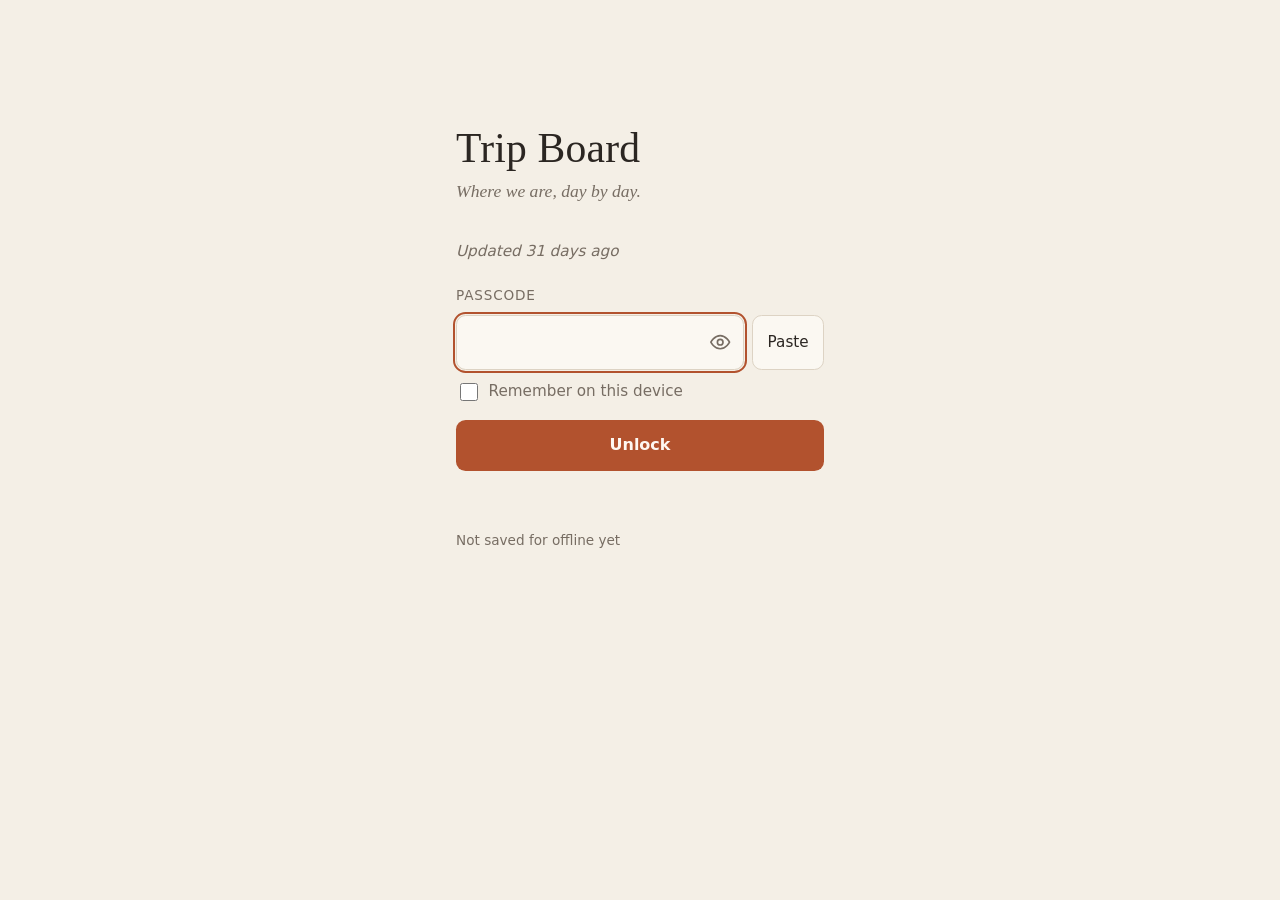
<file: index.html>
<!doctype html>
<html lang="en-AU">
  <head>
    <meta charset="utf-8" />
    <meta name="viewport" content="width=device-width, initial-scale=1, viewport-fit=cover" />
    <meta name="color-scheme" content="light dark" />
    <meta name="theme-color" content="#f4efe6" media="(prefers-color-scheme: light)" />
    <meta name="theme-color" content="#171513" media="(prefers-color-scheme: dark)" />
    <meta name="robots" content="noindex, nofollow" />
    <link rel="manifest" href="./manifest.webmanifest" />
    <link rel="icon" href="./icons/icon-192.png" />
    <link rel="apple-touch-icon" href="./icons/icon-192.png" />
    <title>Trip Board</title>
    <script type="module" crossorigin src="./assets/index-CuLI4tRs.js"></script>
    <link rel="stylesheet" crossorigin href="./assets/index-BB5rWAmo.css">
  </head>
  <body>
    <div id="app"><main class="lock"><h1>Trip Board</h1></main></div>
  </body>
</html>
</file>
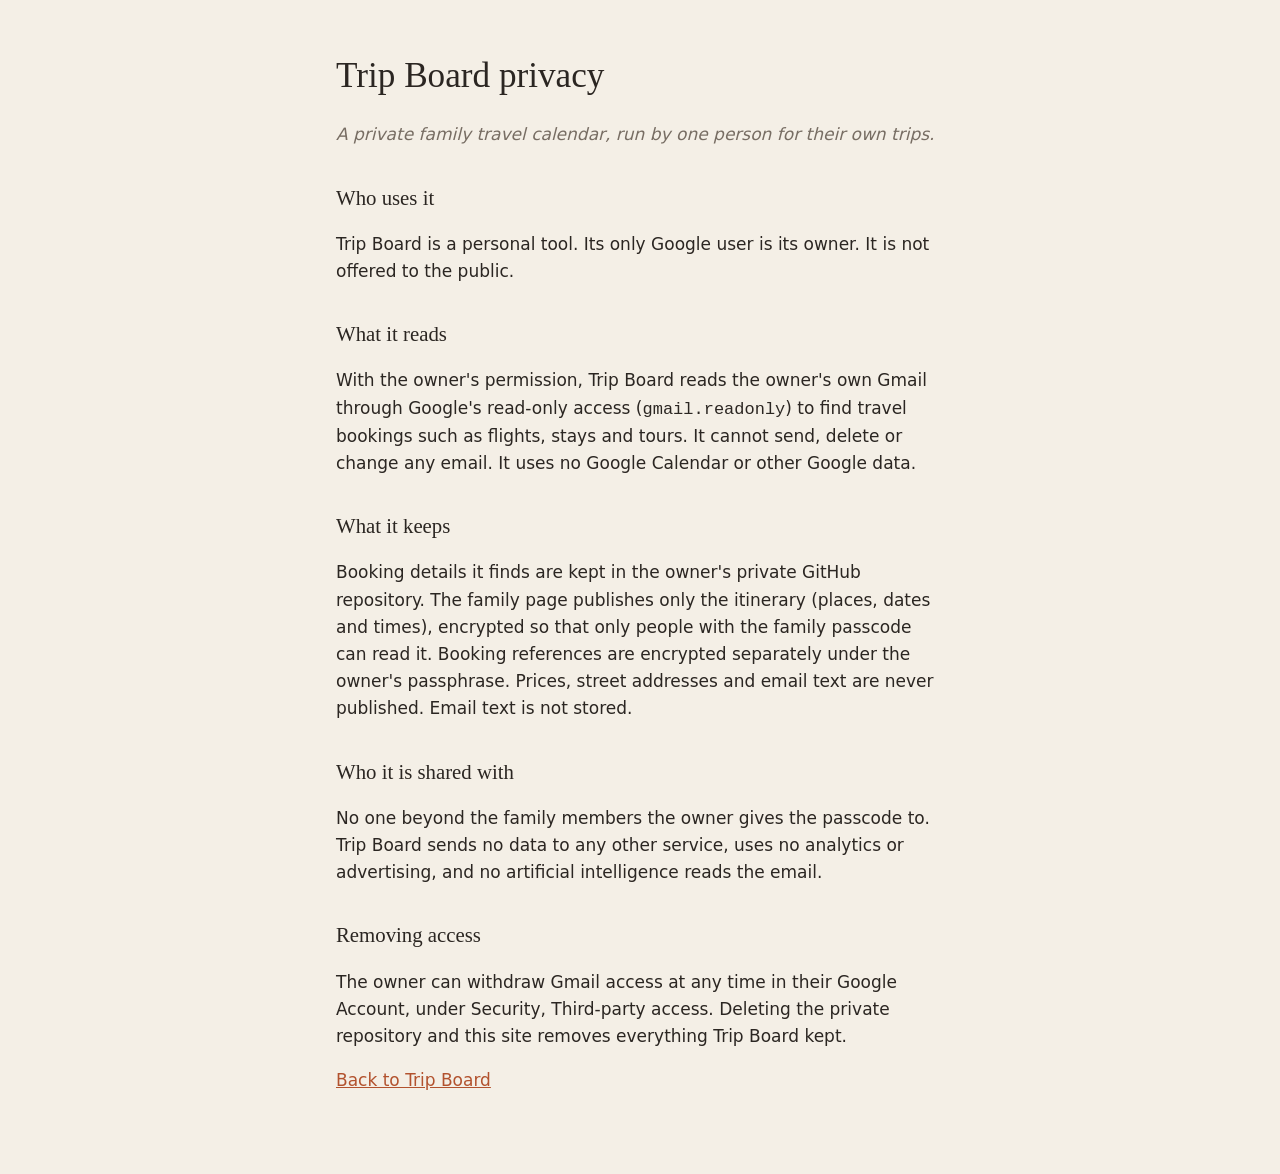
<file: privacy.html>
<!doctype html>
<html lang="en-AU">
  <head>
    <meta charset="utf-8" />
    <meta name="viewport" content="width=device-width, initial-scale=1" />
    <meta name="color-scheme" content="light dark" />
    <meta name="robots" content="noindex, nofollow" />
    <title>Trip Board privacy</title>
    <style>
      :root { --paper: #f4efe6; --ink: #2b2622; --muted: #776d63; --accent: #b2522e; }
      @media (prefers-color-scheme: dark) { :root { --paper: #171513; --ink: #ece5d8; --muted: #a79d90; --accent: #e0875d; } }
      body { margin: 0; background: var(--paper); color: var(--ink); font: 17px/1.6 system-ui, -apple-system, 'Segoe UI', Roboto, sans-serif; }
      main { max-width: 38rem; margin: 0 auto; padding: 3rem 1.25rem 4rem; }
      h1, h2 { font-family: 'Iowan Old Style', 'Palatino Linotype', Palatino, Georgia, serif; font-weight: 500; }
      h1 { font-size: 2.2rem; margin: 0 0 0.3rem; }
      h2 { font-size: 1.3rem; margin: 2rem 0 0.4rem; }
      .lede { color: var(--muted); font-style: italic; }
      a { color: var(--accent); }
    </style>
  </head>
  <body>
    <main>
      <h1>Trip Board privacy</h1>
      <p class="lede">A private family travel calendar, run by one person for their own trips.</p>

      <h2>Who uses it</h2>
      <p>Trip Board is a personal tool. Its only Google user is its owner. It is not offered to the public.</p>

      <h2>What it reads</h2>
      <p>With the owner's permission, Trip Board reads the owner's own Gmail through Google's read-only access (<code>gmail.readonly</code>) to find travel bookings such as flights, stays and tours. It cannot send, delete or change any email. It uses no Google Calendar or other Google data.</p>

      <h2>What it keeps</h2>
      <p>Booking details it finds are kept in the owner's private GitHub repository. The family page publishes only the itinerary (places, dates and times), encrypted so that only people with the family passcode can read it. Booking references are encrypted separately under the owner's passphrase. Prices, street addresses and email text are never published. Email text is not stored.</p>

      <h2>Who it is shared with</h2>
      <p>No one beyond the family members the owner gives the passcode to. Trip Board sends no data to any other service, uses no analytics or advertising, and no artificial intelligence reads the email.</p>

      <h2>Removing access</h2>
      <p>The owner can withdraw Gmail access at any time in their Google Account, under Security, Third-party access. Deleting the private repository and this site removes everything Trip Board kept.</p>

      <p><a href="./">Back to Trip Board</a></p>
    </main>
  </body>
</html>
</file>
<file: assets/index-BB5rWAmo.css>
:root{--paper:#f4efe6;--card:#fbf8f2;--ink:#2b2622;--muted:#776d63;--rule:#ddd3c4;--accent:#b2522e;--flag:#9c3519;--flag-bg:#f6e1d6;--note-bg:#ebe4d6;--serif:"Iowan Old Style", "Palatino Linotype", Palatino, "Book Antiqua", Georgia, serif;--sans:system-ui, -apple-system, "Segoe UI", Roboto, "Helvetica Neue", Arial, sans-serif;--lightningcss-light:initial;--lightningcss-dark: ;color-scheme:light dark}@media (prefers-color-scheme:dark){:root{--lightningcss-light: ;--lightningcss-dark:initial;--paper:#171513;--card:#201d1a;--ink:#ece5d8;--muted:#a79d90;--rule:#3a342e;--accent:#e0875d;--flag:#f0a07a;--flag-bg:#3a2419;--note-bg:#2c2722}}*{box-sizing:border-box}html{-webkit-text-size-adjust:100%}body{background:var(--paper);color:var(--ink);font:16px/1.5 var(--sans);overflow-wrap:anywhere;margin:0}h1,h2,h3,.headline,.brand{font-family:var(--serif);letter-spacing:.005em;font-weight:500}p{margin:0}button,input{font:inherit;color:inherit}.visually-hidden{clip:rect(0 0 0 0);white-space:nowrap;width:1px;height:1px;position:absolute;overflow:hidden}.lock{max-width:26rem;margin:0 auto;padding:max(14vh,4rem) 1.5rem 3rem}.lock h1{margin:0 0 .4rem;font-size:2.6rem;line-height:1.1}.lede{color:var(--muted);font-family:var(--serif);margin-bottom:2.2rem;font-size:1.1rem;font-style:italic}.unlock{gap:.6rem;margin:1.4rem 0 1.6rem;display:grid}.unlock label[for=passcode]{letter-spacing:.06em;text-transform:uppercase;color:var(--muted);font-size:.85rem}.unlock #passcode{border:1px solid var(--rule);background:var(--card);border-radius:.6rem;width:100%;padding:.85rem 3rem .85rem 1rem;font-size:1.1rem}.unlock #passcode:focus{outline:2px solid var(--accent);outline-offset:1px}.secret{align-items:stretch;gap:.5rem;display:flex}.secret-box{flex:1;min-width:0;position:relative}.owner-section .secret-box input{padding-right:3rem}.secret-eye{width:3rem;color:var(--muted);cursor:pointer;background:0 0;border:0;place-items:center;padding:0;display:grid;position:absolute;top:0;bottom:0;right:0}.secret-eye svg{fill:none;stroke:currentColor;stroke-width:1.8px;stroke-linecap:round;stroke-linejoin:round;width:1.4rem;height:1.4rem}.secret-eye[aria-pressed=true]{color:var(--accent)}.secret-paste{border:1px solid var(--rule);background:var(--card);color:var(--ink);cursor:pointer;border-radius:.6rem;flex:none;padding:0 .9rem;font-size:.95rem}.check{color:var(--muted);align-items:center;gap:.5rem;font-size:.95rem;display:flex}.check input{width:1.1rem;height:1.1rem;accent-color:var(--accent)}button[type=submit],.secondary{background:var(--accent);color:#fff8f2;cursor:pointer;border:0;border-radius:.6rem;margin-top:.4rem;padding:.85rem 1rem;font-weight:600}.secondary{width:100%;margin-top:1.4rem}button:disabled{opacity:.7}.error{color:var(--flag);min-height:1.5em}.stamp{font-size:.95rem}.stamp.muted{color:var(--muted);font-style:italic}.offline{color:var(--muted);font-size:.85rem}.offline.ready:before{content:"";vertical-align:.08em;background:#5f8a5a;border-radius:50%;width:.5rem;height:.5rem;margin-right:.45rem;display:inline-block}.top{z-index:2;padding:.7rem max(1rem, env(safe-area-inset-left));background:color-mix(in srgb, var(--paper) 92%, transparent);-webkit-backdrop-filter:blur(6px);backdrop-filter:blur(6px);border-bottom:1px solid var(--rule);align-items:center;gap:.8rem;display:flex;position:sticky;top:0}.brand{margin-right:auto;font-size:1.25rem}.badge{letter-spacing:.06em;text-transform:uppercase;border:1px solid var(--accent);color:var(--accent);border-radius:1rem;padding:.15rem .5rem;font-size:.75rem}.quiet{color:var(--muted);cursor:pointer;text-underline-offset:.2em;background:0 0;border:0;padding:.3rem 0;text-decoration:underline}.board{max-width:44rem;margin:0 auto;padding:1rem 1rem 4rem}.meta-line{flex-wrap:wrap;justify-content:space-between;gap:.2rem 1rem;margin-bottom:1rem;display:flex}.tabs{border-bottom:1px solid var(--rule);gap:1.4rem;margin-bottom:1.4rem;display:flex;overflow-x:auto}.tabs [role=tab]{font-family:var(--serif);color:var(--muted);white-space:nowrap;cursor:pointer;background:0 0;border:0;border-bottom:2px solid #0000;padding:.5rem 0;font-size:1.15rem}.tabs [aria-selected=true]{color:var(--ink);border-bottom-color:var(--accent)}.banner{border-left:3px solid var(--accent);background:var(--card);border-radius:0 .6rem .6rem 0;margin-bottom:1.6rem;padding:1rem 1.2rem 1.1rem}.banner.tone-after,.banner.tone-empty{border-left-color:var(--rule)}.eyebrow{letter-spacing:.1em;text-transform:uppercase;color:var(--muted);font-size:.75rem}.headline{margin:.15rem 0;font-size:1.55rem;line-height:1.25}.detail{color:var(--muted)}.held{margin-bottom:2rem}.held h2{font-size:.8rem;font-family:var(--sans);letter-spacing:.1em;text-transform:uppercase;color:var(--muted);margin:0 0 .5rem;font-weight:600}.held ul{flex-wrap:wrap;gap:.6rem;margin:0;padding:0;list-style:none;display:flex}.held li{border:1px dashed var(--rule);border-radius:.5rem;padding:.55rem .85rem;font-size:.95rem;display:grid}.held .validity{color:var(--muted);font-size:.85rem}.day{border-top:1px solid var(--rule);margin-top:1.2rem;padding-top:1.4rem}.day h3{margin:0 0 .9rem;font-size:2rem;line-height:1.1}.day figure{margin:0 0 1rem}.day img{object-fit:cover;background:var(--note-bg);border-radius:.6rem;width:100%;height:auto;max-height:24rem;display:block}.items{gap:1rem;margin:0;padding:0;list-style:none;display:grid}.item{grid-template-columns:4.6rem 1fr;gap:.8rem;display:grid}.time{font-variant-numeric:tabular-nums;color:var(--accent);padding-top:.12rem;font-size:.95rem}.what .title{font-weight:600}.subtitle{font-family:var(--serif);color:var(--muted);font-style:italic}.line{font-size:.95rem}.tag{border-radius:.4rem;margin-top:.35rem;padding:.1rem .55rem;font-size:.82rem;display:inline-block}.tag.flag{background:var(--flag-bg);color:var(--flag)}.tag.note{background:var(--note-bg);color:var(--muted)}.kind-stay .title:before{content:"Stay · ";color:var(--muted);font-weight:400}@media (width>=52rem){.board{padding-top:1.6rem}.day h3{font-size:2.3rem}.item{grid-template-columns:6rem 1fr}}.with-owner-nav{padding-bottom:6rem}.owner-nav{z-index:3;padding:.3rem max(.4rem, env(safe-area-inset-left)) max(.4rem, env(safe-area-inset-bottom));background:var(--card);border-top:1px solid var(--rule);grid-template-columns:repeat(5,1fr);display:grid;position:fixed;bottom:0;left:0;right:0}.owner-nav button{color:var(--muted);cursor:pointer;background:0 0;border:0;padding:.7rem .2rem;font-size:.85rem}.owner-nav [aria-current=page]{color:var(--accent);font-weight:600}.publishing:empty{display:none}.publishing{background:var(--note-bg);border-radius:.5rem;margin-bottom:1rem;padding:.5rem .8rem;font-size:.9rem}.publishing.failed{background:var(--flag-bg);color:var(--flag)}.owner-section h2{margin:.4rem 0 .8rem;font-size:1.8rem}.owner-section h3{font-family:var(--sans);letter-spacing:.1em;text-transform:uppercase;color:var(--muted);margin:1.6rem 0 .6rem;font-size:.8rem;font-weight:600}.owner-section label{color:var(--muted);gap:.3rem;margin:.6rem 0;font-size:.9rem;display:grid}.owner-section label.check{display:flex}.owner-section input:not([type=checkbox]):not([type=radio]),.owner-section select{border:1px solid var(--rule);background:var(--card);width:100%;color:var(--ink);border-radius:.5rem;padding:.7rem .8rem}.owner-section fieldset{border:1px solid var(--rule);border-radius:.5rem;margin:.8rem 0}.card{border:1px solid var(--rule);background:var(--card);border-radius:.6rem;margin-bottom:.8rem;padding:.9rem 1rem}.card .title{font-weight:600}.actions{flex-wrap:wrap;gap:.5rem;margin-top:.7rem;display:flex}.action,.secondary-action{border:1px solid var(--accent);background:var(--accent);color:#fff8f2;cursor:pointer;border-radius:.5rem;padding:.65rem 1rem;font-weight:600}.secondary-action{color:var(--accent);background:0 0}.notice{background:var(--note-bg);border-radius:.6rem;margin:.6rem 0 1rem;padding:.8rem 1rem}.notice.flag{background:var(--flag-bg);color:var(--flag)}.muted{color:var(--muted)}.small{font-size:.85rem}.notice .title{margin-bottom:.2rem;font-weight:600}
</file>
